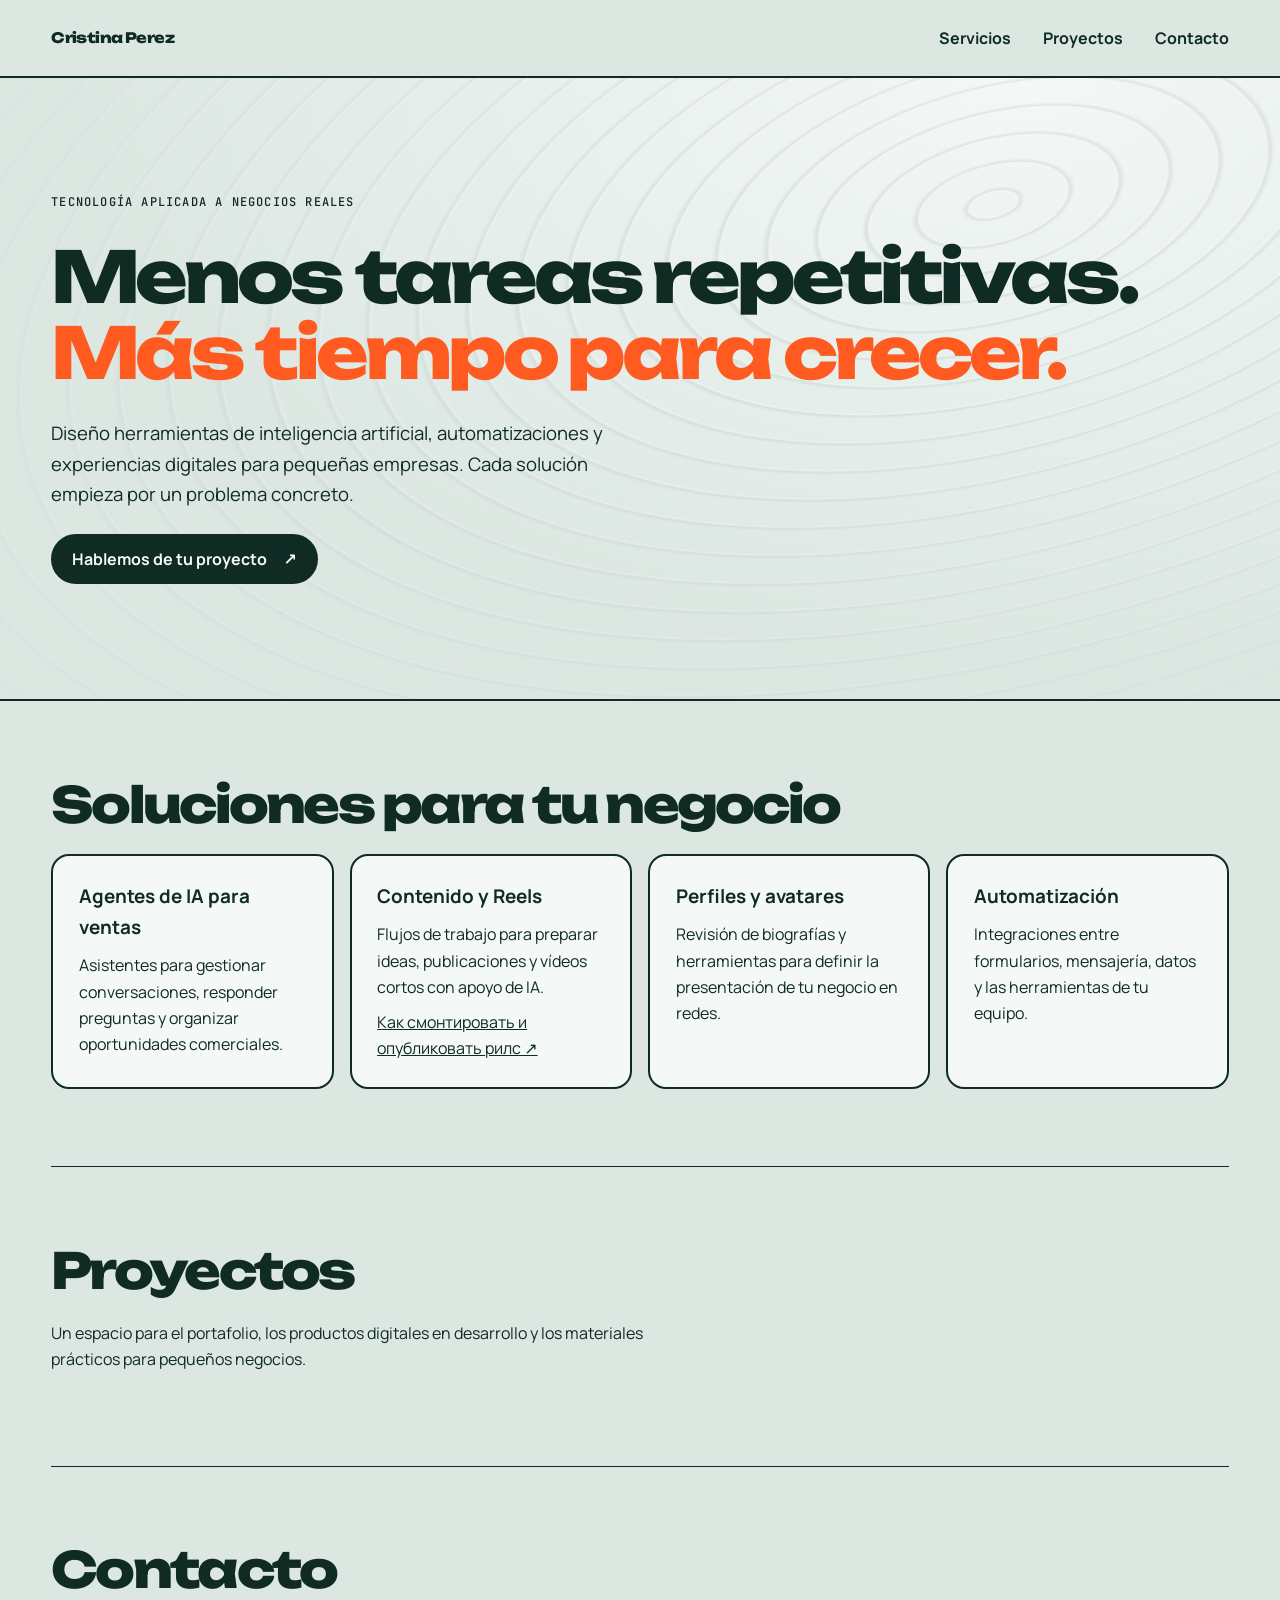
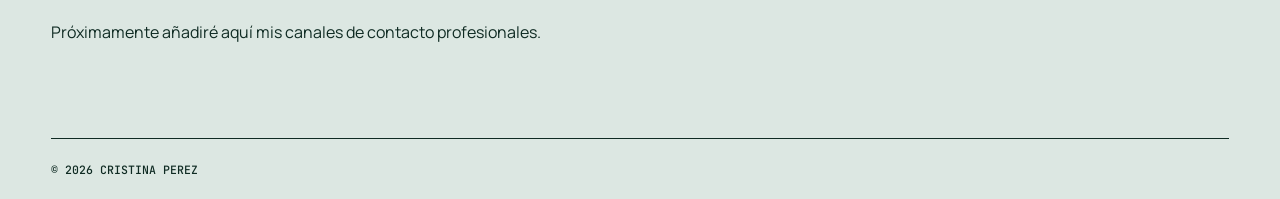
<file: index.html>
<!doctype html>
<html lang="es">
<head>
  <meta charset="utf-8">
  <meta name="viewport" content="width=device-width, initial-scale=1">
  <meta name="description" content="Cristina Perez crea herramientas de IA, contenido y productos digitales para pequeños negocios.">
  <link rel="canonical" href="https://kristinaperes.es/">
  <title>Cristina Perez | IA para negocios</title>
  <link rel="preconnect" href="https://fonts.googleapis.com">
  <link rel="preconnect" href="https://fonts.gstatic.com" crossorigin>
  <link href="https://fonts.googleapis.com/css2?family=JetBrains+Mono:wght@500&family=Manrope:wght@400;600;700&family=Unbounded:wght@800&display=swap" rel="stylesheet">
  <link rel="stylesheet" href="site.css">
  <script src="ripple.js" defer></script>
</head>
<body>
  <header class="site-header wrap">
    <a class="brand" href="./">Cristina Perez</a>
    <nav aria-label="Navegación principal">
      <a href="#servicios">Servicios</a>
      <a href="#proyectos">Proyectos</a>
      <a href="#contacto">Contacto</a>
    </nav>
  </header>
  <main>
    <section class="pool" aria-labelledby="hero-title">
      <div class="wrap hero">
        <p class="label">Tecnología aplicada a negocios reales</p>
        <div class="title-stage">
          <h1 id="hero-title"><span>Menos tareas</span> <span>repetitivas.</span><br> <span class="accent">Más tiempo</span> <span class="accent">para crecer.</span></h1>
          <canvas class="ripple" aria-hidden="true"></canvas>
        </div>
        <p class="lead">Diseño herramientas de inteligencia artificial, automatizaciones y experiencias digitales para pequeñas empresas. Cada solución empieza por un problema concreto.</p>
        <a class="button" href="#contacto">Hablemos de tu proyecto <span aria-hidden="true">↗</span></a>
      </div>
    </section>

    <section class="wrap section" id="servicios">
      <h2>Soluciones para tu negocio</h2>
      <div class="cards">
        <article><h3>Agentes de IA para ventas</h3><p>Asistentes para gestionar conversaciones, responder preguntas y organizar oportunidades comerciales.</p></article>
        <article><h3>Contenido y Reels</h3><p>Flujos de trabajo para preparar ideas, publicaciones y vídeos cortos con apoyo de IA.</p><p><a href="guias/reels/" lang="ru">Как смонтировать и опубликовать рилс ↗</a></p></article>
        <article><h3>Perfiles y avatares</h3><p>Revisión de biografías y herramientas para definir la presentación de tu negocio en redes.</p></article>
        <article><h3>Automatización</h3><p>Integraciones entre formularios, mensajería, datos y las herramientas de tu equipo.</p></article>
      </div>
    </section>

    <section class="wrap section" id="proyectos">
      <h2>Proyectos</h2>
      <p>Un espacio para el portafolio, los productos digitales en desarrollo y los materiales prácticos para pequeños negocios.</p>
    </section>

    <section class="wrap section" id="contacto">
      <h2>Contacto</h2>
      <p>Próximamente añadiré aquí mis canales de contacto profesionales.</p>
    </section>
  </main>
  <footer class="wrap site-footer"><span>© 2026 Cristina Perez</span></footer>
</body>
</html>
</file>
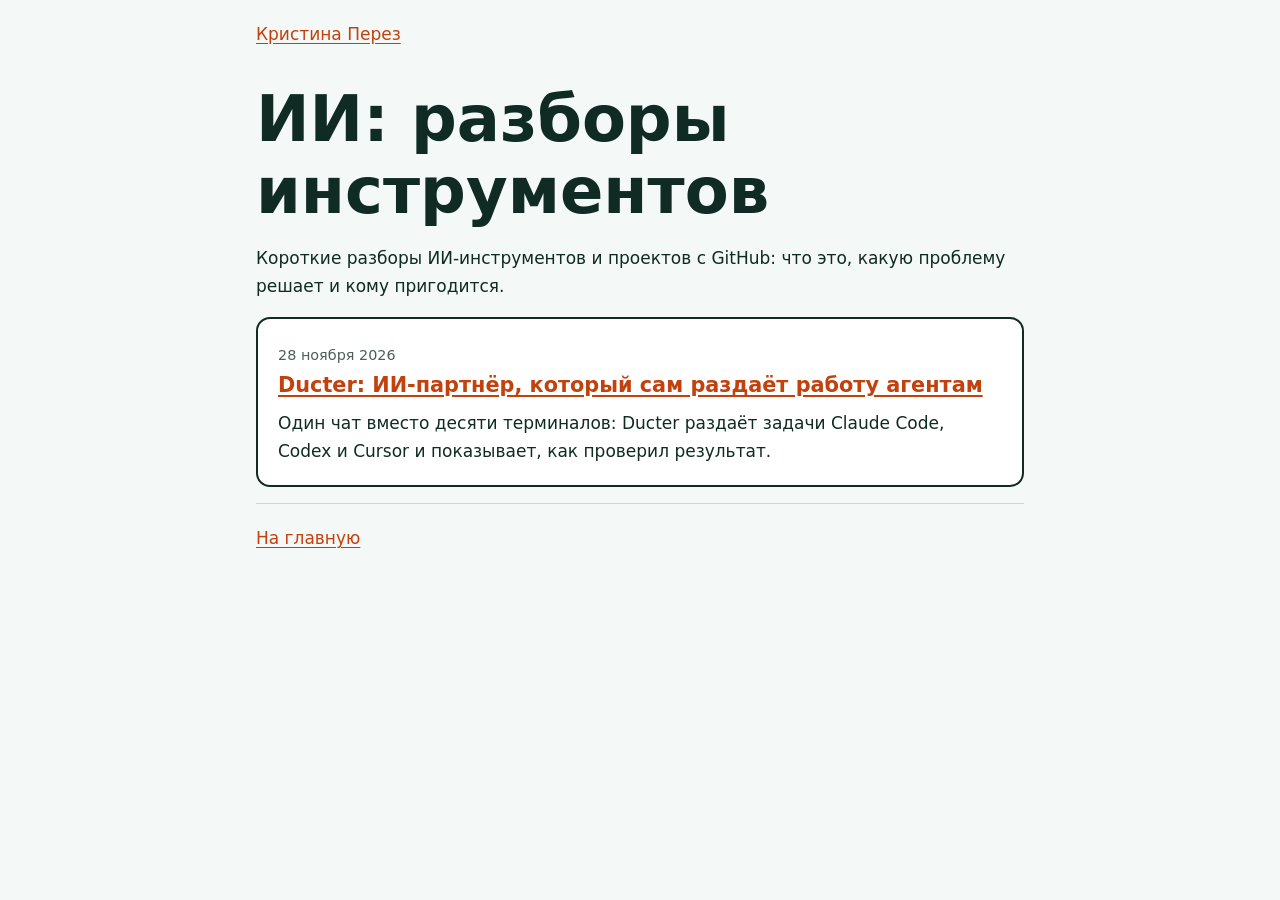
<file: ai/index.html>
<!doctype html>
<html lang="ru">
<head>
<meta charset="utf-8">
<meta name="viewport" content="width=device-width, initial-scale=1">
<title>ИИ: разборы инструментов · Кристина Перез</title>
<meta name="description" content="Разборы ИИ-инструментов и GitHub-проектов: что это, кому подходит и как применить.">
<link rel="canonical" href="https://kristinaperes.es/ai/">
<style>
* { box-sizing: border-box; }
body { margin: 0; font: 1.0625rem/1.65 system-ui, sans-serif; color: #0F2B23; background: #F4F8F6; }
header, main, footer { width: min(100% - 2rem, 48rem); margin-inline: auto; }
header, footer { padding-block: 1.25rem; }
h1 { margin: 1rem 0; font-size: clamp(2.2rem, 7vw, 4rem); line-height: 1.12; }
a { color: #c2410c; text-underline-offset: .16em; overflow-wrap: anywhere; }
a:focus-visible { outline: 3px solid currentColor; outline-offset: 4px; }
article { padding: 1.25rem; margin-block: 1rem; border: 2px solid #0F2B23; border-radius: 14px; background: #fff; }
article h2 { margin: 0 0 .4rem; font-size: 1.3rem; }
article p { margin: .3rem 0 0; }
.meta { font-size: .9rem; opacity: .75; }
footer { border-top: 1px solid #c9d8d1; }
</style>
</head>
<body>
<header><a href="/">Кристина Перез</a></header>
<main>
<h1>ИИ: разборы инструментов</h1>
<p>Короткие разборы ИИ-инструментов и проектов с GitHub: что это, какую проблему решает и кому пригодится.</p>
<article>
<p class="meta">28 ноября 2026</p>
<h2><a href="ducter/">Ducter: ИИ-партнёр, который сам раздаёт работу агентам</a></h2>
<p>Один чат вместо десяти терминалов: Ducter раздаёт задачи Claude Code, Codex и Cursor и показывает, как проверил результат.</p>
</article>
</main>
<footer><a href="/">На главную</a></footer>
</body>
</html>
</file>
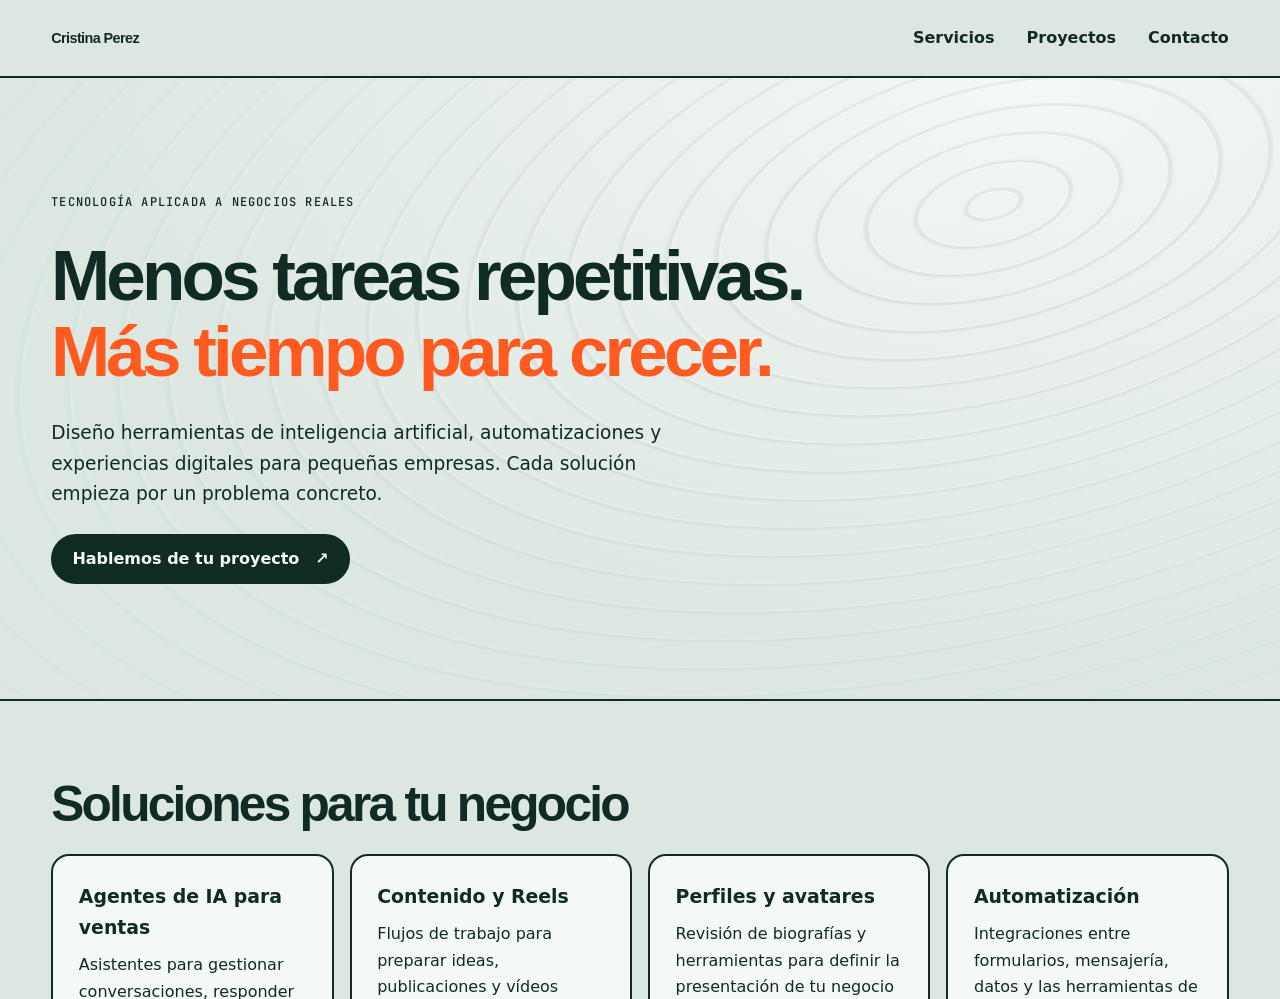
<file: reels/index.html>
<!doctype html>
<html lang="ru"><head><meta charset="utf-8"><meta name="viewport" content="width=device-width, initial-scale=1"><title>Как смонтировать и опубликовать рилс</title><link rel="canonical" href="https://kristinaperes.es/"><meta http-equiv="refresh" content="0;url=/"></head><body><p><a href="/">Открыть руководство по монтажу и публикации рилсов</a></p></body></html>
</file>
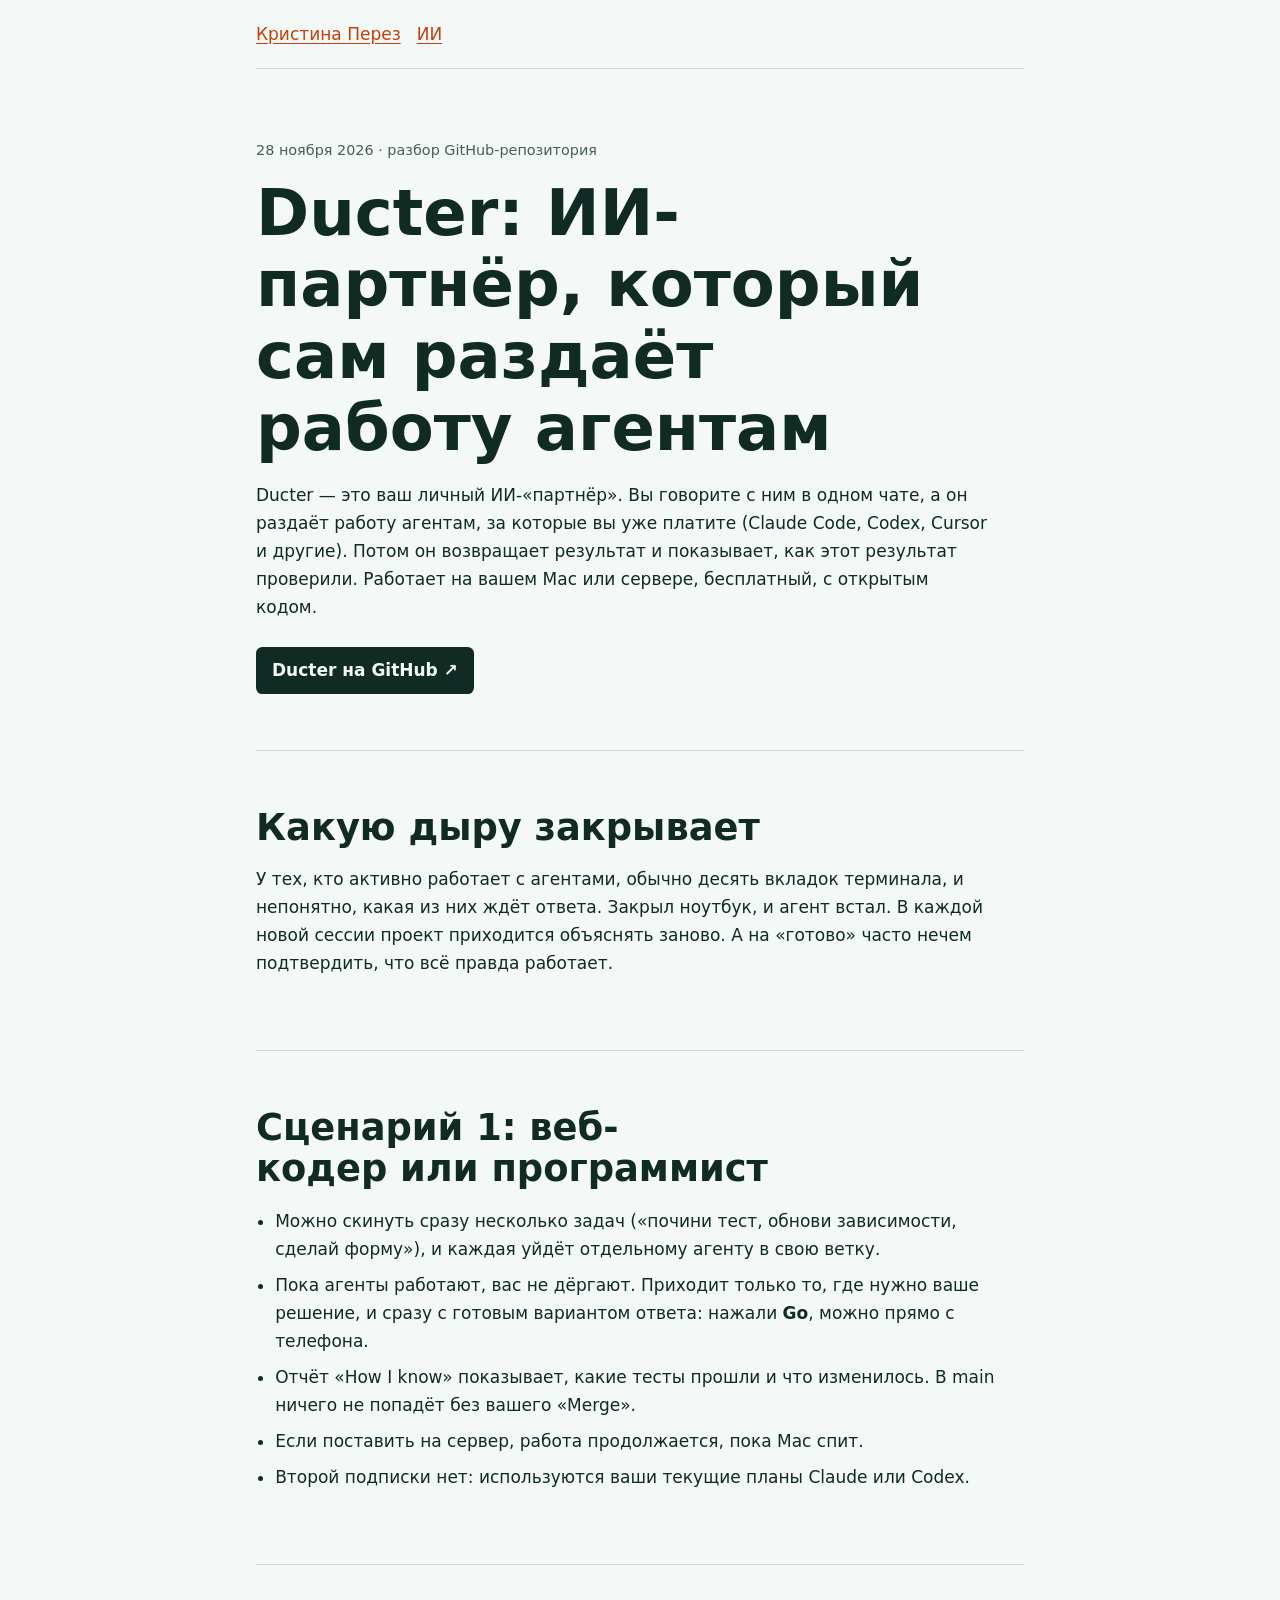
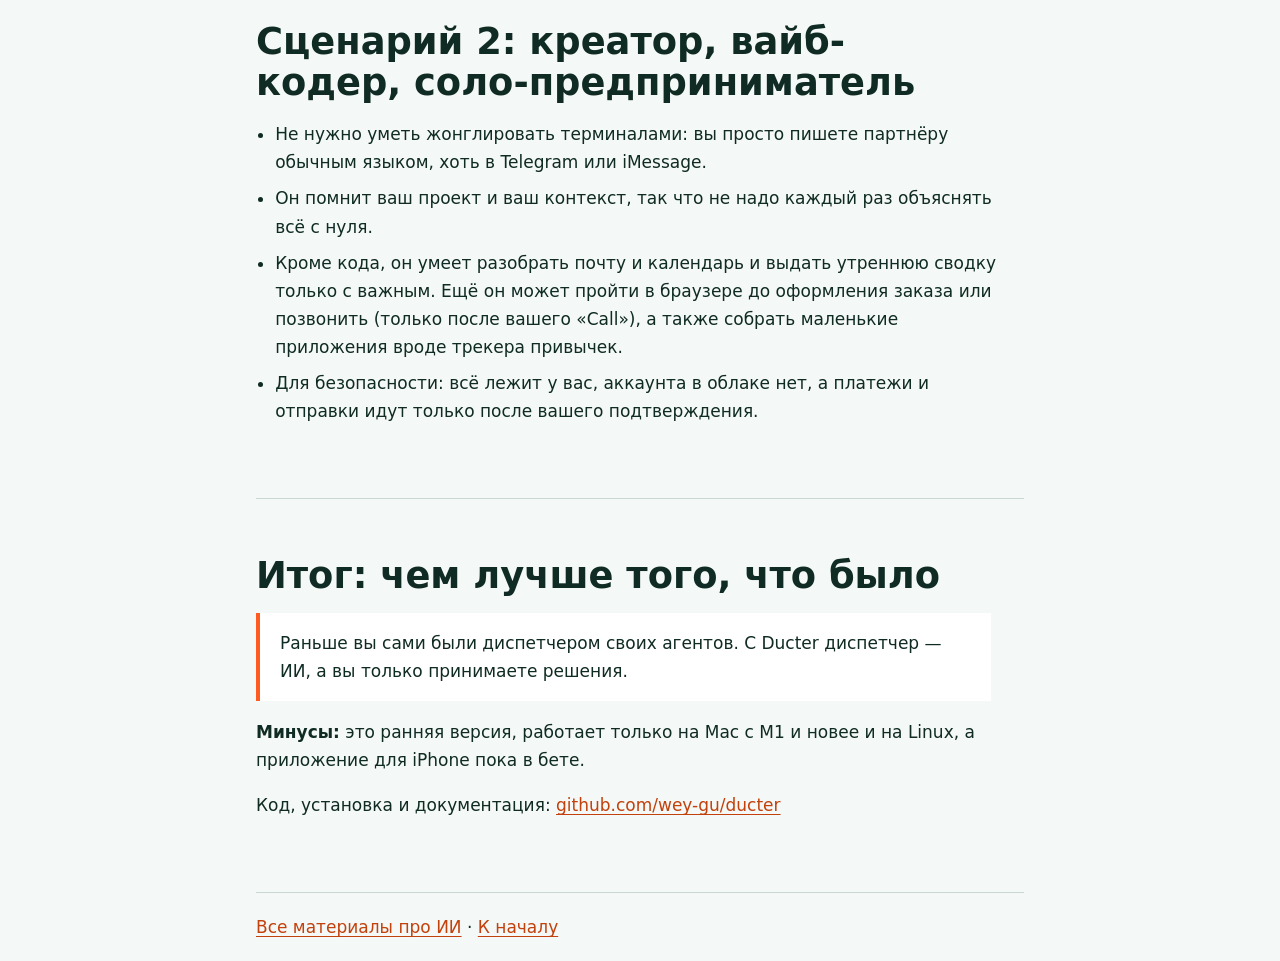
<file: ai/ducter/index.html>
<!doctype html>
<html lang="ru">
<head>
<meta charset="utf-8">
<meta name="viewport" content="width=device-width, initial-scale=1">
<title>Ducter: ИИ-партнёр, который сам раздаёт работу агентам · Кристина Перез</title>
<meta name="description" content="Разбор Ducter: что это, какую проблему закрывает и два сценария использования, для программиста и для креатора или соло-предпринимателя.">
<meta property="og:title" content="Ducter: ИИ-партнёр, который сам раздаёт работу агентам">
<meta property="og:description" content="Раньше вы сами были диспетчером своих агентов. С Ducter диспетчер — ИИ, а вы только принимаете решения.">
<meta property="og:type" content="article">
<meta property="og:url" content="https://kristinaperes.es/ai/ducter/">
<link rel="canonical" href="https://kristinaperes.es/ai/ducter/">
<style>
* { box-sizing: border-box; }
body { margin: 0; font: 1.0625rem/1.65 system-ui, sans-serif; color: #0F2B23; background: #F4F8F6; }
header, main, footer { width: min(100% - 2rem, 48rem); margin-inline: auto; }
header, footer { padding-block: 1.25rem; }
header { display: flex; gap: 1rem; flex-wrap: wrap; }
section { padding-block: clamp(2rem, 6vw, 3.5rem); border-top: 1px solid #c9d8d1; }
h1, h2 { margin: 0 0 1rem; line-height: 1.12; text-wrap: balance; }
h1 { font-size: clamp(2.2rem, 7vw, 4rem); }
h2 { font-size: clamp(1.5rem, 4.5vw, 2.3rem); }
p, li { max-width: 68ch; }
ul { padding-left: 1.2rem; }
li + li { margin-top: .5rem; }
a { color: #c2410c; text-underline-offset: .16em; overflow-wrap: anywhere; }
a:focus-visible { outline: 3px solid currentColor; outline-offset: 4px; }
.meta { font-size: .9rem; opacity: .75; }
.cta { display: inline-block; margin-top: .5rem; padding: .6rem 1rem; border-radius: .4rem; background: #0F2B23; color: #F4F8F6; text-decoration: none; font-weight: 600; }
.cta:hover { background: #FF5A1F; color: #0F2B23; }
.summary { padding: 1rem 1.25rem; border-left: 4px solid #FF5A1F; background: #fff; }
footer { border-top: 1px solid #c9d8d1; }
</style>
</head>
<body>
<header><a href="/">Кристина Перез</a><a href="/ai/">ИИ</a></header>
<main>
<section id="start">
<p class="meta">28 ноября 2026 · разбор GitHub-репозитория</p>
<h1>Ducter: ИИ-партнёр, который сам раздаёт работу агентам</h1>
<p>Ducter — это ваш личный ИИ-«партнёр». Вы говорите с ним в одном чате, а он раздаёт работу агентам, за которые вы уже платите (Claude Code, Codex, Cursor и другие). Потом он возвращает результат и показывает, как этот результат проверили. Работает на вашем Mac или сервере, бесплатный, с открытым кодом.</p>
<a class="cta" href="https://github.com/wey-gu/ducter">Ducter на GitHub ↗</a>
</section>

<section id="problem">
<h2>Какую дыру закрывает</h2>
<p>У тех, кто активно работает с агентами, обычно десять вкладок терминала, и непонятно, какая из них ждёт ответа. Закрыл ноутбук, и агент встал. В каждой новой сессии проект приходится объяснять заново. А на «готово» часто нечем подтвердить, что всё правда работает.</p>
</section>

<section id="dev">
<h2>Сценарий 1: веб-кодер или программист</h2>
<ul>
<li>Можно скинуть сразу несколько задач («почини тест, обнови зависимости, сделай форму»), и каждая уйдёт отдельному агенту в свою ветку.</li>
<li>Пока агенты работают, вас не дёргают. Приходит только то, где нужно ваше решение, и сразу с готовым вариантом ответа: нажали <strong>Go</strong>, можно прямо с телефона.</li>
<li>Отчёт «How I know» показывает, какие тесты прошли и что изменилось. В main ничего не попадёт без вашего «Merge».</li>
<li>Если поставить на сервер, работа продолжается, пока Mac спит.</li>
<li>Второй подписки нет: используются ваши текущие планы Claude или Codex.</li>
</ul>
</section>

<section id="creator">
<h2>Сценарий 2: креатор, вайб-кодер, соло-предприниматель</h2>
<ul>
<li>Не нужно уметь жонглировать терминалами: вы просто пишете партнёру обычным языком, хоть в Telegram или iMessage.</li>
<li>Он помнит ваш проект и ваш контекст, так что не надо каждый раз объяснять всё с нуля.</li>
<li>Кроме кода, он умеет разобрать почту и календарь и выдать утреннюю сводку только с важным. Ещё он может пройти в браузере до оформления заказа или позвонить (только после вашего «Call»), а также собрать маленькие приложения вроде трекера привычек.</li>
<li>Для безопасности: всё лежит у вас, аккаунта в облаке нет, а платежи и отправки идут только после вашего подтверждения.</li>
</ul>
</section>

<section id="summary">
<h2>Итог: чем лучше того, что было</h2>
<p class="summary">Раньше вы сами были диспетчером своих агентов. С Ducter диспетчер — ИИ, а вы только принимаете решения.</p>
<p><strong>Минусы:</strong> это ранняя версия, работает только на Mac с M1 и новее и на Linux, а приложение для iPhone пока в бете.</p>
<p>Код, установка и документация: <a href="https://github.com/wey-gu/ducter">github.com/wey-gu/ducter</a></p>
</section>
</main>
<footer><a href="/ai/">Все материалы про ИИ</a> · <a href="#start">К началу</a></footer>
</body>
</html>
</file>
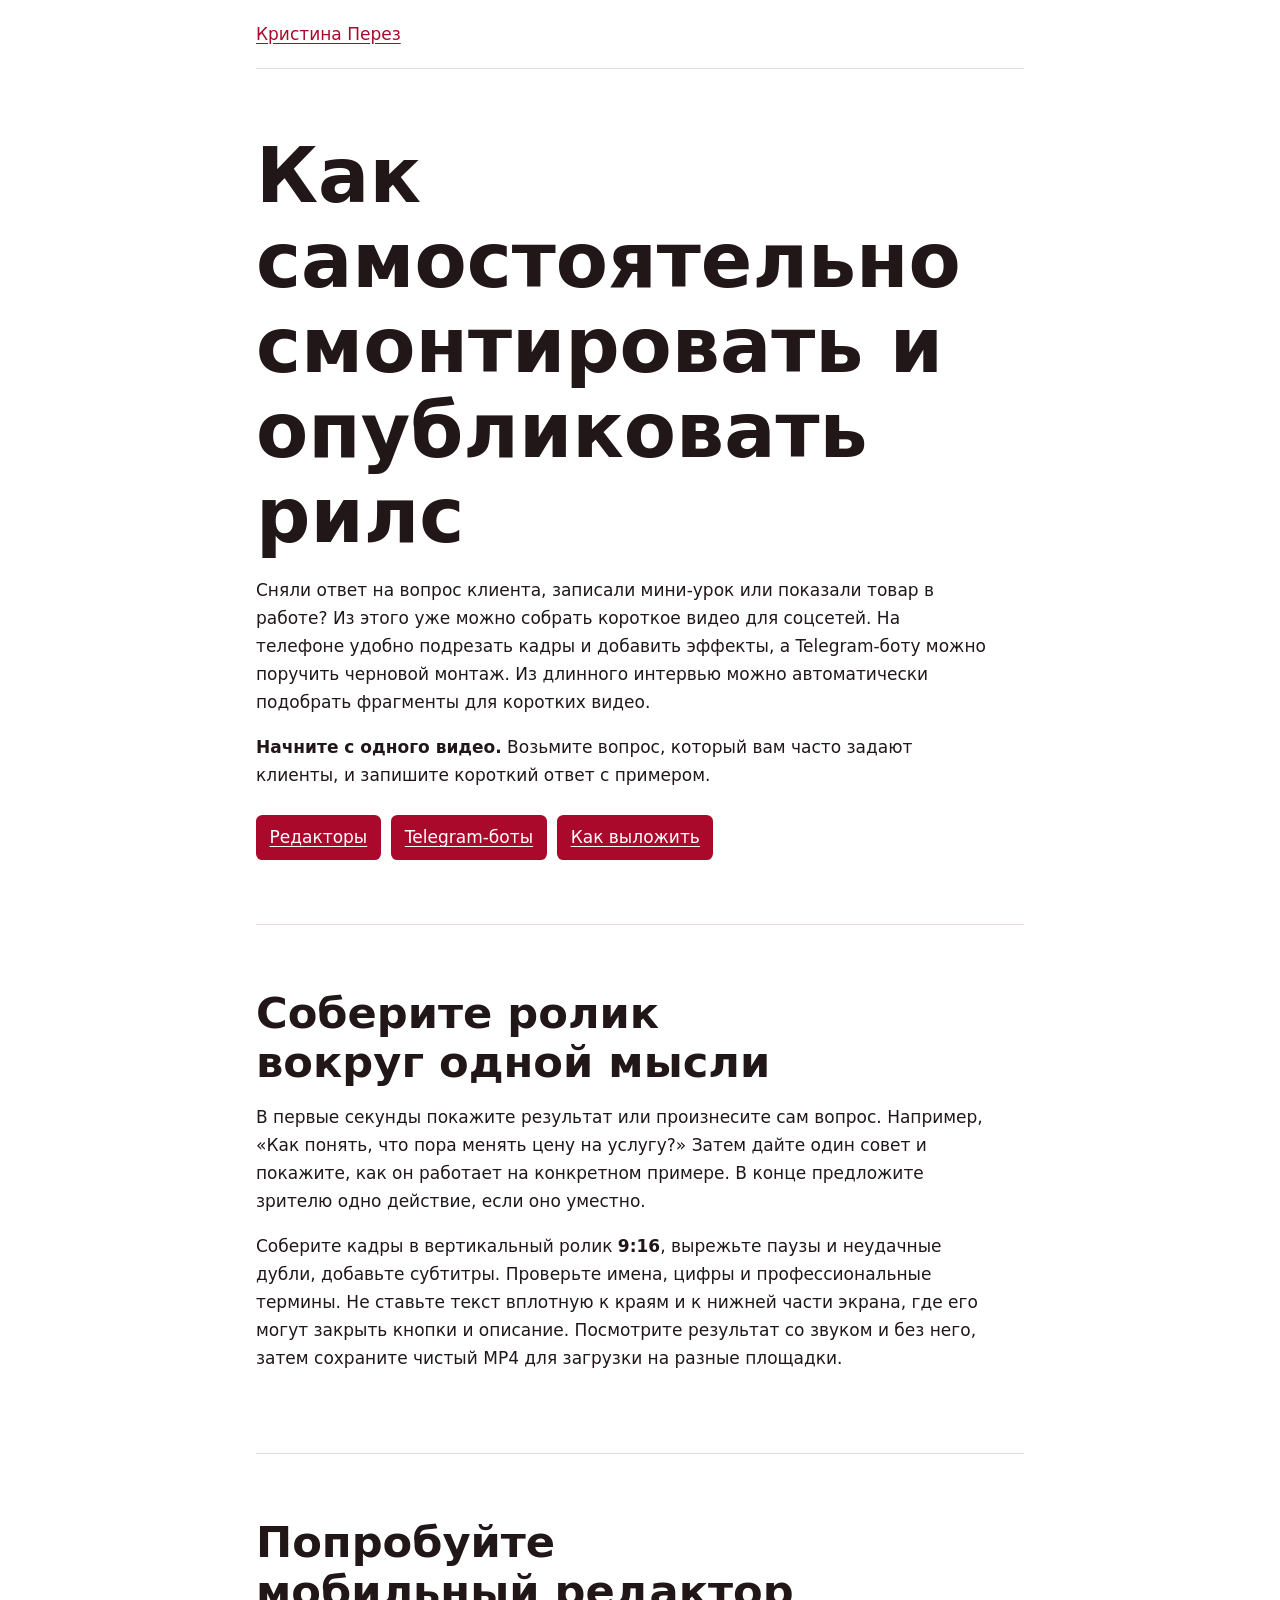
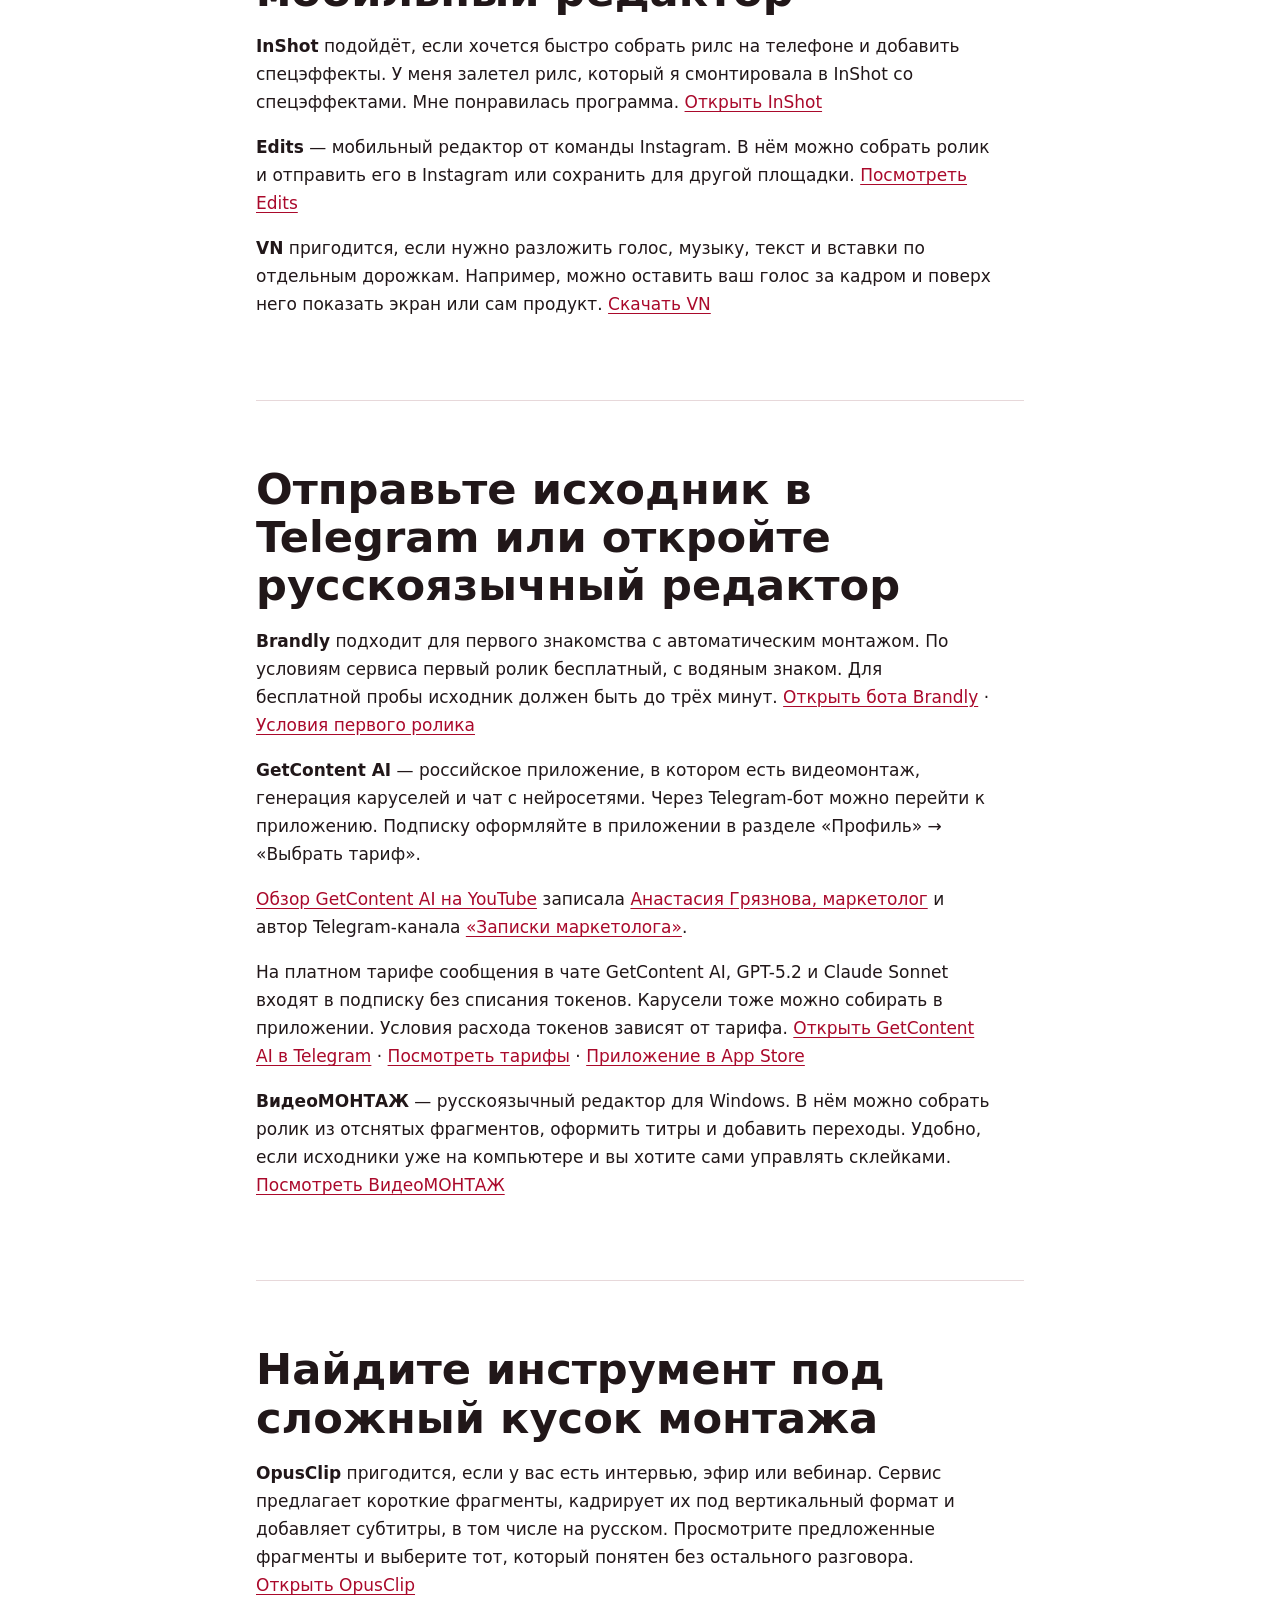
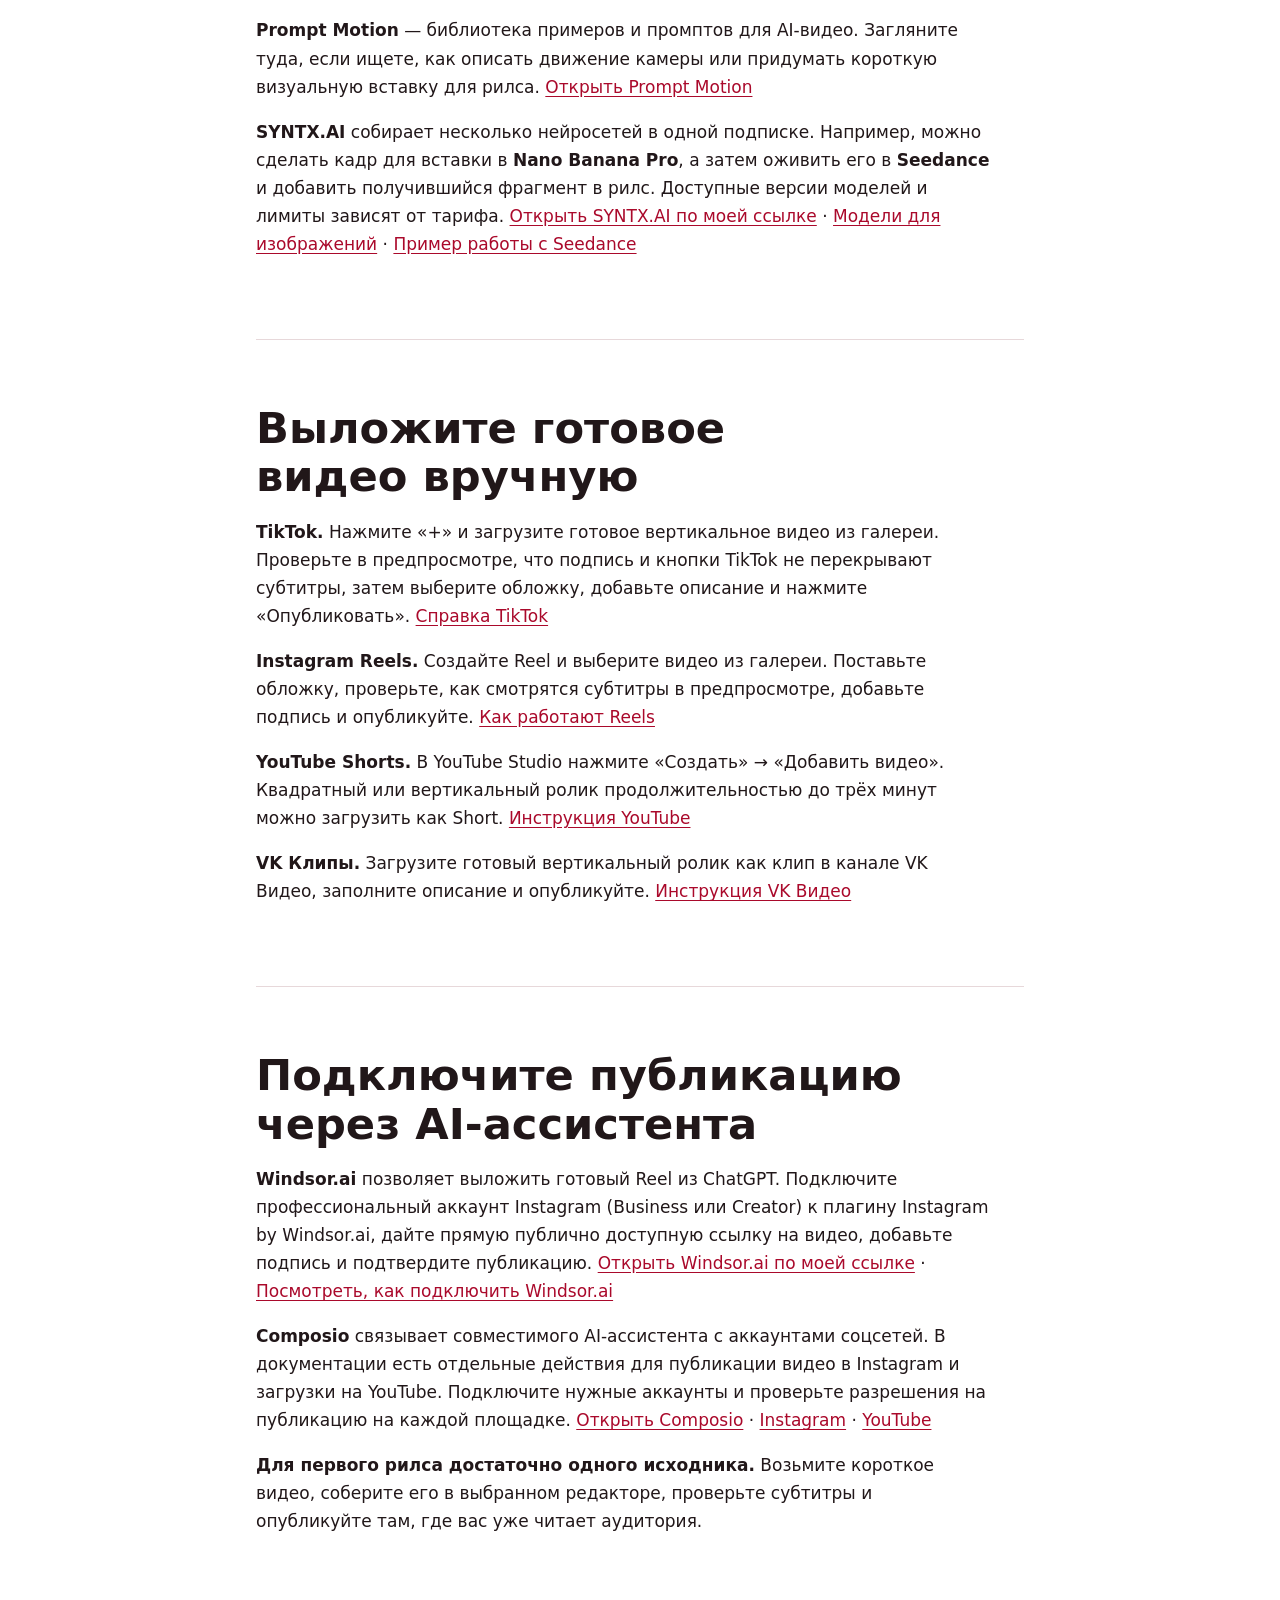
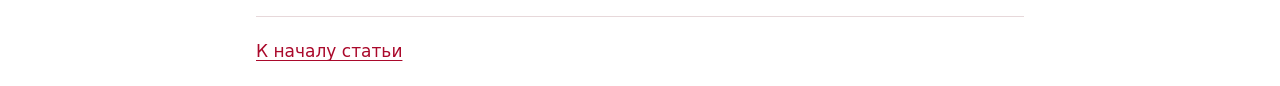
<file: guias/reels/index.html>
<!doctype html>
<html lang="ru">
<head>
<meta charset="utf-8">
<meta name="viewport" content="width=device-width, initial-scale=1">
<title>Как смонтировать и опубликовать рилс · Кристина Перез</title>
<meta name="description" content="Редакторы, Telegram-боты и пошаговая публикация коротких видео в TikTok, Instagram, YouTube и VK.">
<meta property="og:title" content="Как смонтировать и опубликовать рилс">
<meta property="og:description" content="Редакторы, Telegram-боты и пошаговая публикация коротких видео.">
<meta property="og:type" content="article">
<meta property="og:url" content="https://kristinaperes.es/guias/reels/">
<link rel="canonical" href="https://kristinaperes.es/guias/reels/">
<style>
* { box-sizing: border-box; }
body { margin: 0; font: 1.0625rem/1.65 system-ui, sans-serif; color: #211719; background: #fff; }
header, main, footer { width: min(100% - 2rem, 48rem); margin-inline: auto; }
header, footer { padding-block: 1.25rem; }
section { padding-block: clamp(2rem, 6vw, 4rem); border-top: 1px solid #e7d8da; }
h1, h2 { margin: 0 0 1rem; line-height: 1.12; text-wrap: balance; }
h1 { font-size: clamp(2.4rem, 8vw, 4.75rem); }
h2 { font-size: clamp(1.65rem, 5vw, 2.7rem); }
p { max-width: 68ch; }
a { color: #aa092b; text-underline-offset: .16em; overflow-wrap: anywhere; }
a:focus-visible { outline: 3px solid currentColor; outline-offset: 4px; }
nav { display: flex; flex-wrap: wrap; gap: .65rem; margin-top: 1.6rem; }
nav a { padding: .55rem .85rem; border-radius: .4rem; background: #aa092b; color: white; }
footer { border-top: 1px solid #e7d8da; }
</style>
</head>
<body>
<header><a href="/">Кристина Перез</a></header>
<main>
<section id="start"><h1>Как самостоятельно смонтировать и опубликовать рилс</h1><p>Сняли ответ на вопрос клиента, записали мини-урок или показали товар в работе? Из этого уже можно собрать короткое видео для соцсетей. На телефоне удобно подрезать кадры и добавить эффекты, а Telegram-боту можно поручить черновой монтаж. Из длинного интервью можно автоматически подобрать фрагменты для коротких видео.</p>
<p><strong>Начните с одного видео.</strong> Возьмите вопрос, который вам часто задают клиенты, и запишите короткий ответ с примером.</p><nav aria-label="Разделы"><a href="#mobile">Редакторы</a><a href="#telegram">Telegram-боты</a><a href="#publish">Как выложить</a></nav></section>

<section id="plan"><h2>Соберите ролик вокруг одной мысли</h2><p>В первые секунды покажите результат или произнесите сам вопрос. Например, «Как понять, что пора менять цену на услугу?» Затем дайте один совет и покажите, как он работает на конкретном примере. В конце предложите зрителю одно действие, если оно уместно.</p>
<p>Соберите кадры в вертикальный ролик <strong>9:16</strong>, вырежьте паузы и неудачные дубли, добавьте субтитры. Проверьте имена, цифры и профессиональные термины. Не ставьте текст вплотную к краям и к нижней части экрана, где его могут закрыть кнопки и описание. Посмотрите результат со звуком и без него, затем сохраните чистый MP4 для загрузки на разные площадки.</p></section>

<section id="mobile"><h2>Попробуйте мобильный редактор</h2><p><strong>InShot</strong> подойдёт, если хочется быстро собрать рилс на телефоне и добавить спецэффекты. У меня залетел рилс, который я смонтировала в InShot со спецэффектами. Мне понравилась программа. <a href="https://inshot.com/">Открыть InShot</a></p>
<p><strong>Edits</strong> — мобильный редактор от команды Instagram. В нём можно собрать ролик и отправить его в Instagram или сохранить для другой площадки. <a href="https://about.fb.com/news/2025/04/introducing-edits-streamlined-video-creation-app/">Посмотреть Edits</a></p>
<p><strong>VN</strong> пригодится, если нужно разложить голос, музыку, текст и вставки по отдельным дорожкам. Например, можно оставить ваш голос за кадром и поверх него показать экран или сам продукт. <a href="https://play.google.com/store/apps/details?id=com.frontrow.vlog">Скачать VN</a></p></section>

<section id="telegram"><h2>Отправьте исходник в Telegram или откройте русскоязычный редактор</h2><p><strong>Brandly</strong> подходит для первого знакомства с автоматическим монтажом. По условиям сервиса первый ролик бесплатный, с водяным знаком. Для бесплатной пробы исходник должен быть до трёх минут. <a href="https://t.me/brandly_aibot">Открыть бота Brandly</a> · <a href="https://brandly-app.com/ru/oferta">Условия первого ролика</a></p>
<p><strong>GetContent AI</strong> — российское приложение, в котором есть видеомонтаж, генерация каруселей и чат с нейросетями. Через Telegram-бот можно перейти к приложению. Подписку оформляйте в приложении в разделе «Профиль» → «Выбрать тариф».</p>
<p><a href="https://youtu.be/VBO5TlF4unc">Обзор GetContent AI на YouTube</a> записала <a href="https://instagram.com/gryaznova_marketolog">Анастасия Грязнова, маркетолог</a> и автор Telegram-канала <a href="https://t.me/gryaznova_an">«Записки маркетолога»</a>.</p>
<p>На платном тарифе сообщения в чате GetContent AI, GPT-5.2 и Claude Sonnet входят в подписку без списания токенов. Карусели тоже можно собирать в приложении. Условия расхода токенов зависят от тарифа. <a href="https://t.me/getcontent_aibot">Открыть GetContent AI в Telegram</a> · <a href="https://getcontent.org/pricing">Посмотреть тарифы</a> · <a href="https://apps.apple.com/ru/app/get-content-ai/id6670621443">Приложение в App Store</a></p>
<p><strong>ВидеоМОНТАЖ</strong> — русскоязычный редактор для Windows. В нём можно собрать ролик из отснятых фрагментов, оформить титры и добавить переходы. Удобно, если исходники уже на компьютере и вы хотите сами управлять склейками. <a href="https://amssoft.ru/videomontage/buy.php">Посмотреть ВидеоМОНТАЖ</a></p></section>

<section id="tools"><h2>Найдите инструмент под сложный кусок монтажа</h2><p><strong>OpusClip</strong> пригодится, если у вас есть интервью, эфир или вебинар. Сервис предлагает короткие фрагменты, кадрирует их под вертикальный формат и добавляет субтитры, в том числе на русском. Просмотрите предложенные фрагменты и выберите тот, который понятен без остального разговора. <a href="https://www.opus.pro/captions">Открыть OpusClip</a></p>
<p><strong>Prompt Motion</strong> — библиотека примеров и промптов для AI-видео. Загляните туда, если ищете, как описать движение камеры или придумать короткую визуальную вставку для рилса. <a href="https://prompt-motion.com/">Открыть Prompt Motion</a></p>
<p><strong>SYNTX.AI</strong> собирает несколько нейросетей в одной подписке. Например, можно сделать кадр для вставки в <strong>Nano Banana Pro</strong>, а затем оживить его в <strong>Seedance</strong> и добавить получившийся фрагмент в рилс. Доступные версии моделей и лимиты зависят от тарифа. <a href="https://shorturl.at/aS8p7">Открыть SYNTX.AI по моей ссылке</a> · <a href="https://syntx.ai/tools/image-generation">Модели для изображений</a> · <a href="https://syntx.ai/blog/ru/seedance-obzor">Пример работы с Seedance</a></p></section>

<section id="publish"><h2>Выложите готовое видео вручную</h2><p><strong>TikTok.</strong> Нажмите «+» и загрузите готовое вертикальное видео из галереи. Проверьте в предпросмотре, что подпись и кнопки TikTok не перекрывают субтитры, затем выберите обложку, добавьте описание и нажмите «Опубликовать». <a href="https://support.tiktok.com/ru/using-tiktok/creating-videos/editing-posting-and-deleting">Справка TikTok</a></p>
<p><strong>Instagram Reels.</strong> Создайте Reel и выберите видео из галереи. Поставьте обложку, проверьте, как смотрятся субтитры в предпросмотре, добавьте подпись и опубликуйте. <a href="https://about.fb.com/news/2020/08/introducing-instagram-reels/">Как работают Reels</a></p>
<p><strong>YouTube Shorts.</strong> В YouTube Studio нажмите «Создать» → «Добавить видео». Квадратный или вертикальный ролик продолжительностью до трёх минут можно загрузить как Short. <a href="https://support.google.com/youtubecreatorstudio/answer/12779649?hl=ru">Инструкция YouTube</a></p>
<p><strong>VK Клипы.</strong> Загрузите готовый вертикальный ролик как клип в канале VK Видео, заполните описание и опубликуйте. <a href="https://vk-video.production.vklanding.ru/">Инструкция VK Видео</a></p></section>

<section id="assistant"><h2>Подключите публикацию через AI-ассистента</h2><p><strong>Windsor.ai</strong> позволяет выложить готовый Reel из ChatGPT. Подключите профессиональный аккаунт Instagram (Business или Creator) к плагину Instagram by Windsor.ai, дайте прямую публично доступную ссылку на видео, добавьте подпись и подтвердите публикацию. <a href="https://shorturl.at/YThrT">Открыть Windsor.ai по моей ссылке</a> · <a href="https://windsor.ai/documentation/windsor-mcp/chatgpt-plugins/instagram/">Посмотреть, как подключить Windsor.ai</a></p>
<p><strong>Composio</strong> связывает совместимого AI-ассистента с аккаунтами соцсетей. В документации есть отдельные действия для публикации видео в Instagram и загрузки на YouTube. Подключите нужные аккаунты и проверьте разрешения на публикацию на каждой площадке. <a href="https://composio.dev/">Открыть Composio</a> · <a href="https://docs.composio.dev/kb/guide/toolkits-instagram">Instagram</a> · <a href="https://docs.composio.dev/kb/guide/toolkits-youtube">YouTube</a></p>
<p><strong>Для первого рилса достаточно одного исходника.</strong> Возьмите короткое видео, соберите его в выбранном редакторе, проверьте субтитры и опубликуйте там, где вас уже читает аудитория.</p></section>
</main>
<footer><a href="#start">К началу статьи</a></footer>
</body>
</html>
</file>
<file: site.css>
:root {
  --stone: #DCE7E2;
  --ink: #0F2B23;
  --milk: #F4F8F6;
  --orange: #FF5A1F;
  --display: Unbounded, "Arial Black", sans-serif;
  --mono: "JetBrains Mono", monospace;
  color: var(--ink);
  background: var(--stone);
  font-family: Manrope, system-ui, sans-serif;
  line-height: 1.65;
}

* { box-sizing: border-box; }
body { margin: 0; }
a { color: inherit; }
a:focus-visible { outline: 2px solid var(--ink); outline-offset: 5px; }
.wrap { width: min(100% - clamp(2rem, 8vw, 8rem), 74rem); margin-inline: auto; }
.site-header, nav, .button { display: flex; align-items: center; }
.site-header { justify-content: space-between; flex-wrap: wrap; gap: .25rem 1.5rem; padding-block: 1rem; }
.brand { font: 800 .9rem var(--display); letter-spacing: -.04em; }
.site-header a { display: inline-flex; align-items: center; min-height: 44px; text-decoration: none; }
.site-header a:hover { text-decoration: underline; text-underline-offset: .3em; }
nav { flex-wrap: wrap; gap: 0 clamp(.8rem, 3vw, 2rem); font-weight: 700; }

.pool {
  border-block: 2px solid var(--ink);
  isolation: isolate;
  position: relative;
  overflow: hidden;
  background: radial-gradient(ellipse at 80% 0%, var(--milk), transparent 66%), var(--stone);
}

.pool::before {
  content: "";
  position: absolute;
  inset: -50% -30%;
  z-index: -1;
  pointer-events: none;
  transform: rotate(-15deg);
  background: repeating-radial-gradient(ellipse at 69% 43%, transparent 0 1.35rem, #f4f8f67d 1.55rem, #0f2b2314 1.72rem, transparent 2.05rem 3.2rem);
  mask-image: radial-gradient(ellipse at 69% 43%, #000 10%, transparent 64%);
}

.hero { padding-block: clamp(3rem, 9vw, 8rem); }
.label { font: 500 .75rem/1.5 var(--mono); text-transform: uppercase; letter-spacing: .1em; margin: 0 0 1.65rem; }
.title-stage { position: relative; }
h1, h2 { font-family: var(--display); font-weight: 800; letter-spacing: -.055em; line-height: 1.08; }
h1 { font-size: clamp(1.62rem, 6.95vw, 5.85rem); margin: 0; }
h1 span { display: block; }
h1 br { display: none; }
.accent { color: var(--orange); }
.ripple { position: absolute; inset: -.5rem; width: calc(100% + 1rem); height: calc(100% + 1rem); pointer-events: none; visibility: hidden; }
.has-ripple .ripple { visibility: visible; }
.has-ripple h1 { opacity: 0; }
.lead { max-width: 54ch; font-size: clamp(1rem, 2vw, 1.16rem); margin: 1.7rem 0 1.5rem; }
.button {
  width: fit-content;
  min-height: 48px;
  justify-content: space-between;
  gap: 1rem;
  border: 2px solid var(--ink);
  border-radius: 999px;
  padding: .6rem 1.2rem;
  text-decoration: none;
  background: var(--ink);
  color: var(--milk);
  font-weight: 700;
}
.button:hover { background: var(--orange); color: var(--ink); }
.section { padding-block: clamp(2.5rem, 6vw, 5rem); }
.section + .section, .site-footer { border-top: 1px solid var(--ink); }
h2 { font-size: clamp(1.55rem, 4.5vw, 3.1rem); margin: 0 0 1.4rem; overflow-wrap: anywhere; }
.cards { display: grid; grid-template-columns: repeat(auto-fit, minmax(min(100%, 15rem), 1fr)); gap: 1rem; }
.cards article { background: var(--milk); border: 2px solid var(--ink); border-radius: 18px; padding: clamp(1rem, 3vw, 1.6rem); }
.cards h3 { font-size: 1.18rem; margin: 0; }
.section p { max-width: 60ch; }
.cards p { margin: .55rem 0 0; }
.site-footer { padding-block: 1.4rem; font: 500 .72rem var(--mono); text-transform: uppercase; }

@media (min-width: 52rem) {
  h1 span { display: inline; }
  h1 br { display: initial; }
  h1 { font-size: clamp(2.9rem, 5.55vw, 5rem); }
}

@media (prefers-reduced-motion: reduce), (forced-colors: active), print {
  .has-ripple h1 { opacity: 1; }
  .has-ripple .ripple { visibility: hidden; }
}
</file>
